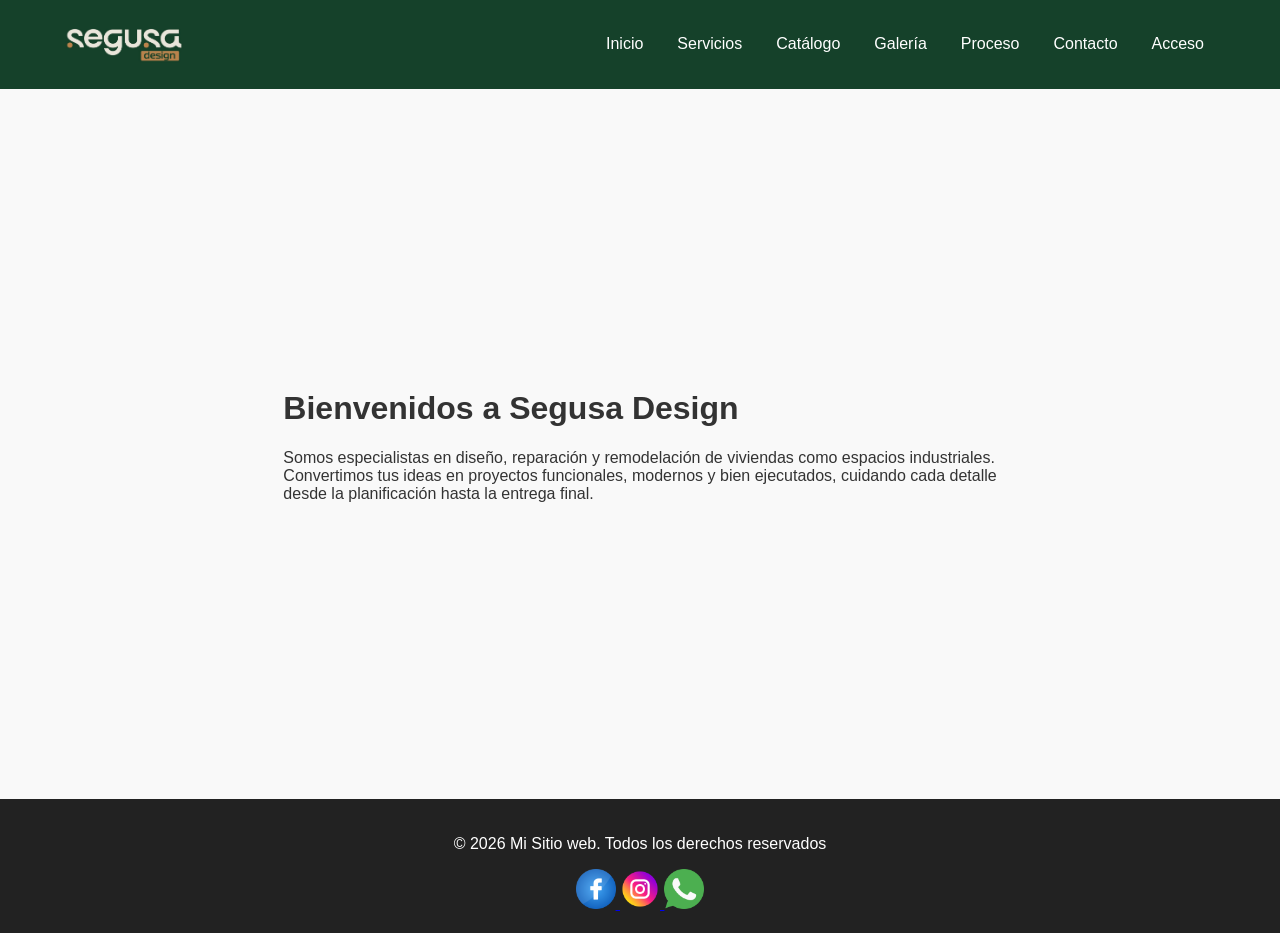
<file: index.html>
<!DOCTYPE html>
<html lang="en">
<head>
    <meta charset="UTF-8">
    <meta name="viewport" content="width=device-width, initial-scale=1.0">
    <title>Segusa Desing</title>
    <link rel="stylesheet" href="Style.css">
    
    
</head>
<body>
    
    <!--Encabezado-->
    <header class="Header">

        <!-- Ponemos nuestro logo-->
        <a href="index.html" class="Logo">
            <img src="LogoRecortado.jpg" alt="Logo Pagina Recorado">
        </a>  

        <!-- Para el Menu-->
         <nav>
            
            <!-- Lista de Navegacion-->

            <ul>
                <li><a href="#">Inicio</a></li>
                <li><a href="servicio.html">Servicios</a></li>
                <li><a href="Catálogo.html">Catálogo</a></li>
                <li><a href="Galería.html">Galería</a></li>
                <li><a href="Proceso.html">Proceso</a></li>
                <li><a href="Contacto.html">Contacto</a></li>
                <li><a href="Acceso.html">Acceso</a></li>

            </ul>

         </nav>       
        
    </header>

    <!--Cuerpo del contemido-->
    <main>
        <div class="Mensaje">
            <H1>Bienvenidos a Segusa Design</H1>
            <p>Somos especialistas en diseño, reparación y remodelación de viviendas como espacios industriales. <br>
               Convertimos tus ideas en proyectos funcionales, modernos y bien ejecutados, cuidando cada detalle <br>
               desde la planificación hasta la entrega final.</p>
        </div>
    </main>

    <!-- Pie de Pagina-->
    <footer class="footer">
        <p>&copy; 2026 Mi Sitio web. Todos los derechos reservados</p>
        <div class="Redes">
            <a href="https://www.facebook.com/people/Segusa-Design/61588133908589/" target="_blank">
                <img src="facebook.png" alt="Facebook">
            </a>
            <a href="https://www.instagram.com/segusadesign" target="_blank">
                <img src="instagram.png" alt="Instagram">
            </a>
            <a href="https://api.whatsapp.com/send?phone=51944001971&token=eyJhbGciOiJFUzI1NiIsInR5cCI6IkpXVCIsImtpZCI6IjEyNSJ9.[base64].LkmnS0OSOVHPpozLP9XWmGOMrR8Yc6rsM_HkShbuQ0bCiXyMrBCmxNxqs4CBCcoG2uileZ8fxTSquzJ_i744fA" target="_blank">
                <img src="whatsapp.png" alt="WhatsApp">
            </a>


        </div>
    </footer>
    
</body>
</html>
</file>
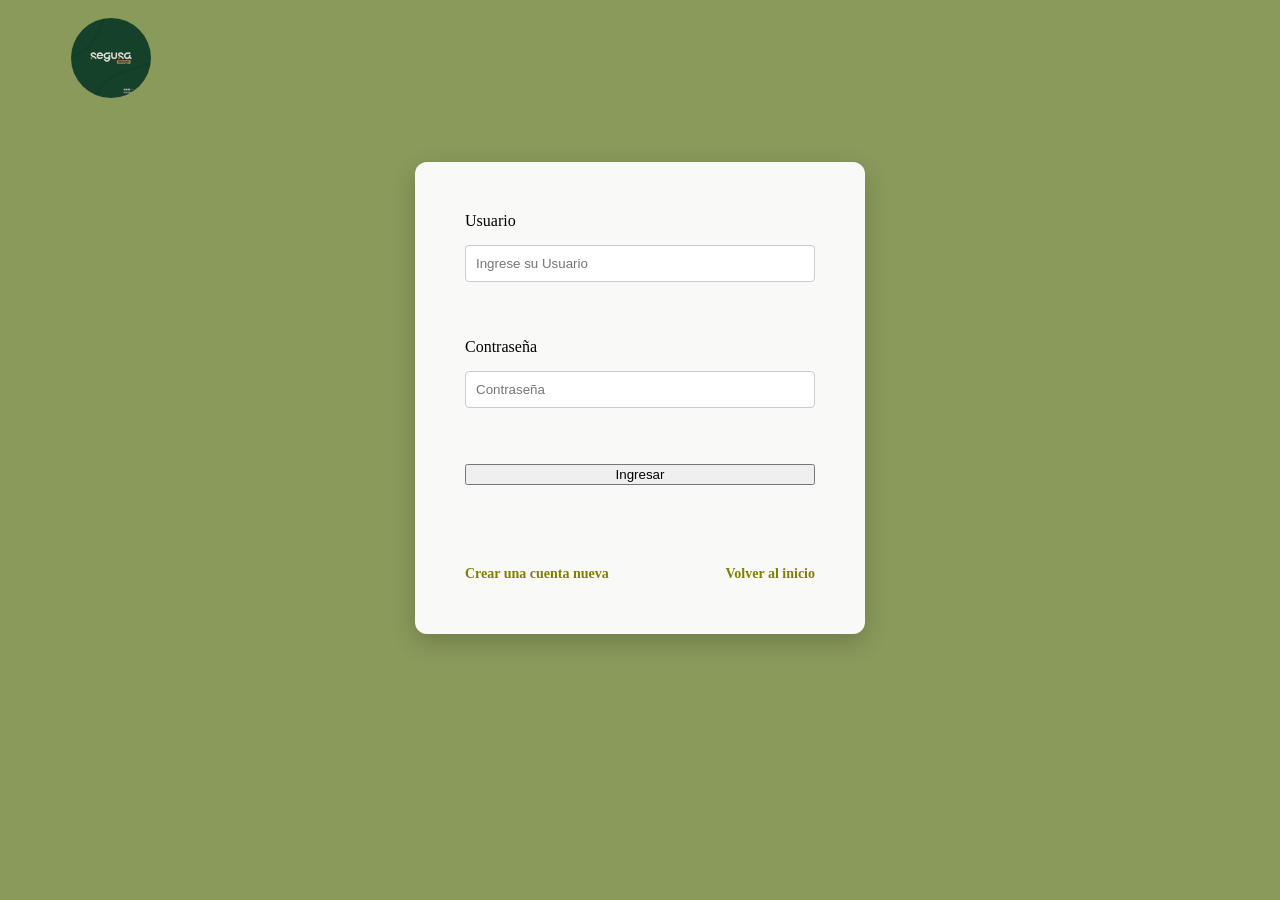
<file: Acceso.html>
<!DOCTYPE html>
<html lang="en">
<head>
    <meta charset="UTF-8">
    <meta name="viewport" content="width=device-width, initial-scale=1.0">
    <title>Accounts</title>
    <link rel="stylesheet" href="Acceso.css">
</head>
<body>
    <header class="HeaderA">
        <a href="index.html" class="Logo">
            <img src="logo.jpg" alt="logo">
        </a>
    </header>

    <!-- Crearemos nuestro formulario-->
     <form method="get">
        <label for="idUsuario">Usuario</label>
        <input type="text" name="Usuario" placeholder="Ingrese su Usuario">
        <br><br>
        
        <label for="idPassword">Contraseña</label>
        <input type="password" name="Contraseña" placeholder="Contraseña">    
        <br><br>

        <button type="submit">
            Ingresar
        </button>

        <br><br>
        <div class="rv">
            <a href="Registrarte.html">Crear una cuenta nueva</a> <br>
            <a href="index.html">Volver al inicio</a>
        </div>
        
     </form>

    
    
</body>
</html>
</file>
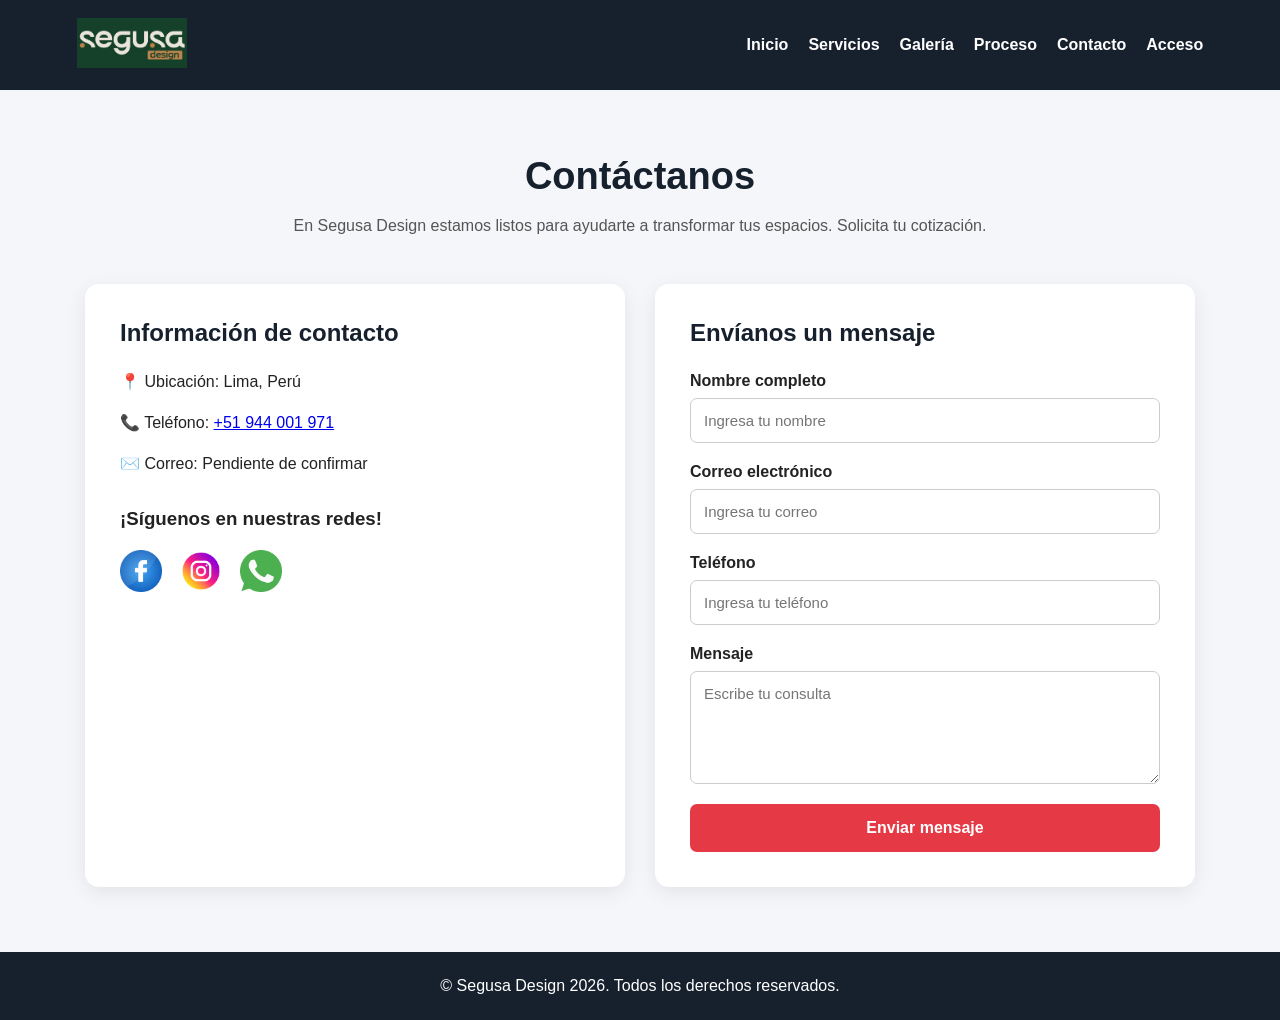
<file: Contacto.html>
<!DOCTYPE html>
<html lang="es">
<head>
    <meta charset="UTF-8">
    <meta name="viewport" content="width=device-width, initial-scale=1.0">
    <title>Contacto - Segusa Design</title>
    <link rel="stylesheet" href="Contacto.css">
</head>
<body>

<header>
    <div class="encabezado">
        <a href="index.html">
            <img src="LogoRecortado.jpg" alt="Segusa Design" class="logo">
        </a>
        <nav>
            <a href="index.html">Inicio</a>
            <a href="servicio.html">Servicios</a>
            <a href="Galería.html">Galería</a>
            <a href="Proceso.html">Proceso</a>
            <a href="Contacto.html">Contacto</a>
            <a href="Acceso.html">Acceso</a>
        </nav>
    </div>
</header>

<main>
    <section class="contacto">
        <h1>Contáctanos</h1>
        <p>En Segusa Design estamos listos para ayudarte a
        transformar tus espacios. Solicita tu cotización.</p>

        <div class="contenedor">
            <div class="informacion">
            <h2>Información de contacto</h2>
<p>📍 Ubicación: Lima, Perú</p>
<p>📞 Teléfono: <a href="tel:+51944001971">+51 944 001 971</a></p>
<p>✉️ Correo: Pendiente de confirmar</p>
                <h3>¡Síguenos en nuestras redes!</h3>
                
<div class="redes">
    <a href="https://www.facebook.com/people/Segusa-Design/61588133908589/" target="_blank">
        <img src="facebook.png" alt="Facebook">
    </a>

    <a href="https://www.instagram.com/segusadesign/" target="_blank">
        <img src="instagram.png" alt="Instagram">
    </a>

    <a href="https://wa.me/51944001971" target="_blank">
        <img src="whatsapp.png" alt="WhatsApp">
    </a>
</div>

            </div>

            <form id="formulario">
                <h2>Envíanos un mensaje</h2>

                <label for="nombre">Nombre completo</label>
                <input type="text" id="nombre"
                       placeholder="Ingresa tu nombre" required>

                <label for="correo">Correo electrónico</label>
                <input type="email" id="correo"
                       placeholder="Ingresa tu correo" required>

                <label for="telefono">Teléfono</label>
                <input type="tel" id="telefono"
                       placeholder="Ingresa tu teléfono" required>

                <label for="mensaje">Mensaje</label>
                <textarea id="mensaje" rows="5"
                    placeholder="Escribe tu consulta" required></textarea>

                <button type="submit">Enviar mensaje</button>
            </form>
        </div>
    </section>
</main>

<footer>
    <p>© Segusa Design 2026. Todos los derechos reservados.</p>
</footer>

<script>
document.getElementById("formulario").addEventListener("submit", function(e) {
    e.preventDefault();

    const nombre = document.getElementById("nombre").value;
    const correo = document.getElementById("correo").value;
    const telefono = document.getElementById("telefono").value;
    const mensaje = document.getElementById("mensaje").value;

    const texto = `Hola, soy ${nombre}.
Correo: ${correo}
Teléfono: ${telefono}
Consulta: ${mensaje}`;

    // Reemplazar con el WhatsApp oficial de la empresa.
    const numero = "51999999999";

    alert("Se abrirá WhatsApp para enviar tu consulta.");
    window.open(
        `https://wa.me/${numero}?text=${encodeURIComponent(texto)}`,
        "_blank"
    );
});
</script>

</body>
</html>
</file>
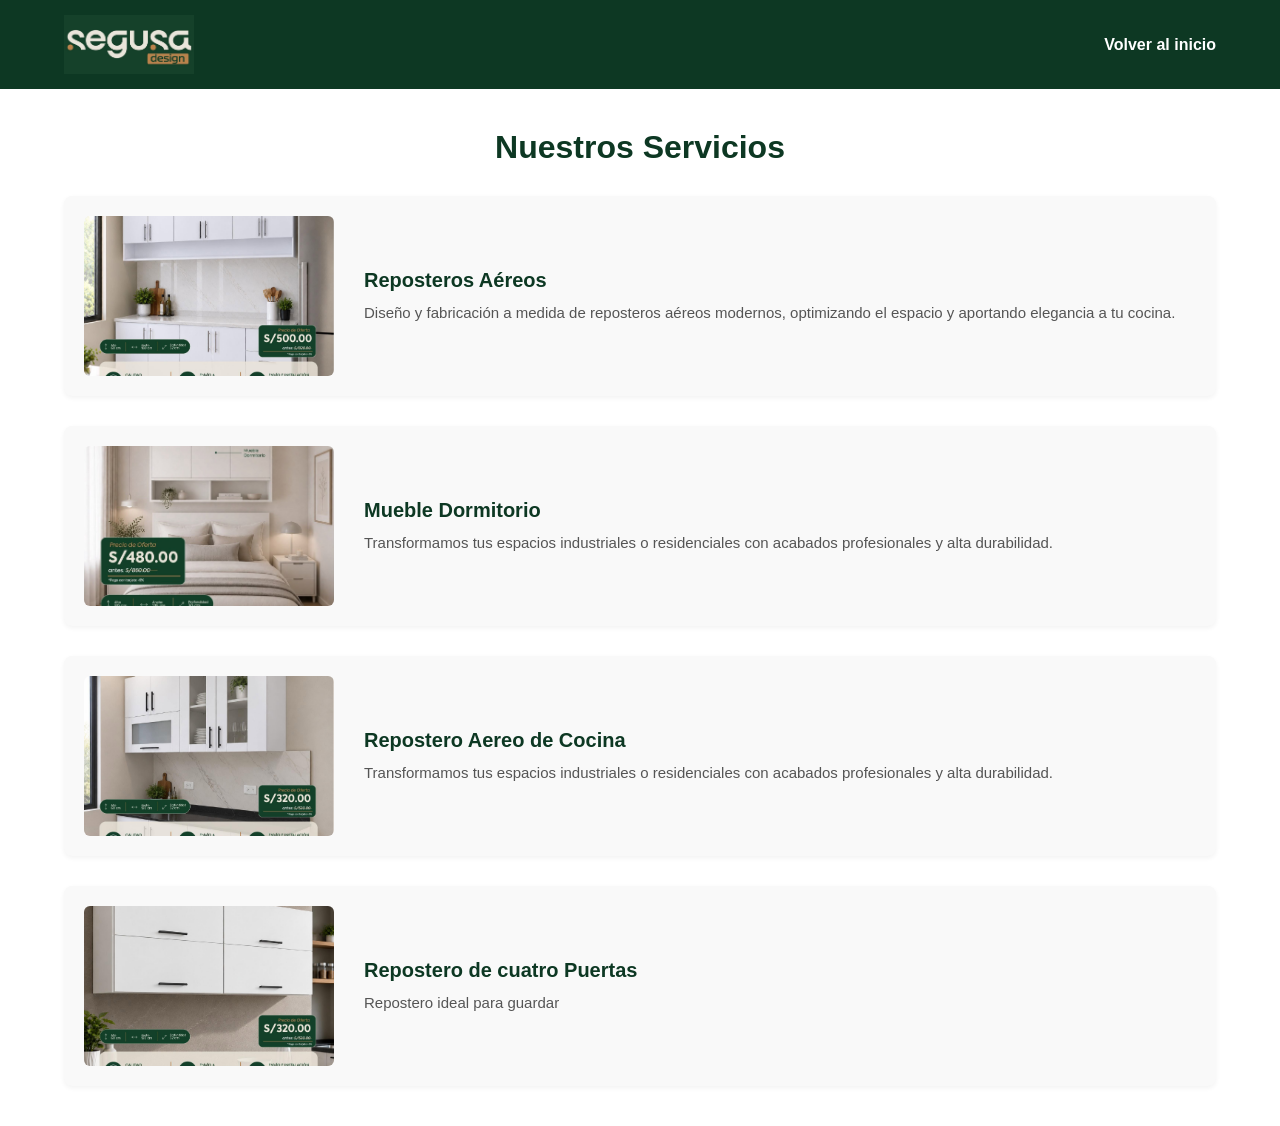
<file: servicio.html>
<!DOCTYPE html>
<html lang="es">
<head>
    <meta charset="UTF-8">
    <meta name="viewport" content="width=device-width, initial-scale=1.0">
    <title>Servicios - Segusa Design</title>
    <link rel="stylesheet" href="servicio.css">
</head>
<body>

    <!-- Encabezado verde -->
    <header class="superior">
        <a href="index.html" class="logo-link">
            <img src="LogoRecortado.jpg" alt="Logo Segusa Design" class="logo-img">
        </a>
        <a href="index.html" class="volver-inicio">Volver al inicio</a>
    </header>

    <!-- Contenido Principal -->
    <main class="contenido">
        <h1>Nuestros Servicios</h1>

        <!-- Contenedor de la lista de servicios (una columna) -->
        <div class="lista-servicios">

            <!-- Fila 1: Imagen a la izquierda, Descripción a la derecha -->
            <div class="item-servicio">
                <img src="repostero_aereo.jpg" alt="Repostero Aéreo" class="img-servicio">
                <div class="texto-servicio">
                    <h2>Reposteros Aéreos</h2>
                    <p>Diseño y fabricación a medida de reposteros aéreos modernos, optimizando el espacio y aportando elegancia a tu cocina.</p>
                </div>
            </div>

            <!-- Fila 2: Puedes duplicar este bloque para añadir más servicios -->
            <div class="item-servicio">
                <img src="mueble_dormitorio.jpg" alt="imagen" class="img-servicio">
                <div class="texto-servicio">
                    <h2>Mueble Dormitorio</h2>
                    <p>Transformamos tus espacios industriales o residenciales con acabados profesionales y alta durabilidad.</p>
                </div>
            </div>
            <!-- Fila 3:-->
            <div class="item-servicio">
                 <img src="repostero_aereo_cocina.jpg" alt="imagen" class="img-servicio">
                <div class="texto-servicio">
                    <h2>Repostero Aereo de Cocina</h2>
                    <p>Transformamos tus espacios industriales o residenciales con acabados profesionales y alta durabilidad.</p>
                </div>

            </div>

            <div class="item-servicio">
                <img src="repostero_cuatro_puertas.jpg" alt="repostero_cuatro_puertas" class="img-servicio">
                <div class="texto-servicio">
                    <h2>Repostero de cuatro Puertas</h2>
                    <p>Repostero ideal para guardar</p>
                </div>
            </div>

        </div>
    </main>

</body>
</html>
</file>
<file: Style.css>
body{
    /*background-color: beige;
    color: black;*/
    margin: 0;
    padding: 0;
    font-family: 'Segoe UI', Tahoma, sans-serif; 
    background-color: #f9f9f9; 
    color: #333333; 
}

/* Estilos para el header*/
.Header{
    display: flex;
    align-items: center;
    justify-content: space-between;
    padding: 15px 5%;
    background-color: #15412a; /*Color aproximado al verde del logo*/
    color: white;
}
.Logo img{
    width: 120px;
    height: auto;
    border-radius: 5px;
    object-fit: contain;
    transition: transform 0.3s ease;
}

.Logo img:hover{
    transform: scale(1.1);
}

.Header nav ul{
    display: flex;
    width: 100%;
    flex-direction: row;
    list-style: none;
    gap: 10px;  
    margin: 0;
    padding: 0;
}

.Header nav ul li a{ /* Estilos para la lista y cada boton de esta */
    text-decoration: none;
    color: white;
    font-weight: 500;
    padding: 8px 12px;
    border-radius: 4px;
    transition: background-color 0.3 ease;
}

/*Hover para cada boton de la lista*/
.Header nav ul li a:hover{ 
    background-color: rgba(255, 255, 255, 0.2);
}

.Header a{
    text-decoration: none;
    color: black;
}

/* Estilos para el main*/
main{
    display: flex;
    justify-content: center; 
    align-items: center;    
    min-height: 70vh;        
    padding: 40px 20px; 
}

.Memsaje {
    font-size: 1rem;
    max-width: 800px;       
    text-align: center;     
    background-color: #ffffff; 
    padding: 20px;           
    border-radius: 10px;     
    box-shadow: 0 4px 15px rgba(0, 0, 0, 0.05);  
}

/* El título principal (H1) */
.Memsaje h1 {
    color: #1a1a1a;          
    font-size: 1.8rem;       
    margin-bottom: 20px;     
}

/* El párrafo */
.Memsaje p {
    font-size: 1rem;      
    line-height: 1.5;        
    color: #555555;          
    margin: 0;
}


/*Estilos pie de pagina*/
footer{
    background-color: #222;
    color: white;
    text-align: center;
    padding: 20px;
    font-family: sans-serif;
}

.Redes{
    margin-top: 15px;
    font-display: flex;
    justify-content: center;
    gap: 10px; /*deja un espacion entre los iconos*/
    flex-direction: column;
}
.Redes img{
    width: 40px;
    height: 40px;
}
</file>
<file: Acceso.css>
body{
    background-color:#8A9A5B;
    color: black;
}
.HeaderA{
    display: flex;
    justify-content: space-between;
    align-items: center;
    padding: 10px 5%;
    /*background-color:#808000 ; */
}

.Logo img{
    width: 80px;
    height: 80px;
    border-radius: 50%;
    object-fit: cover; /*evita que estire la img*/
}

/*Damos estilos al nuestro formulario*/
form{
    background-color: rgb(255, 255, 255, 0.95);
    margin: 50px auto;
    padding: 50px;
    border-radius: 12px;
    box-shadow: 0 8px 24px rgba(0, 0, 0, 0.2);
    width: 100%;
    max-width: 450px; 
    box-sizing: border-box;
    display: grid; /*le da un toque mas condigurado*/
    /*grid-template-columns: 120px 1fr; */
    gap: 10px; 
    align-items: center;
    
    
}

input[type="text"], input[type="password"]{
    width: 100%;
    padding: 10px;
    margin-top: 5px;
    border: 1px solid #ccc;
    border-radius: 4px;
    box-sizing: border-box;
}
input:focus{
    border-color: red;
    outline: none;

}

body > a {
    color: white; /* Blancos para que resalten sobre el fondo verde oliva */
    text-decoration: none;
    font-size: 15px;
    display: inline-block;
    margin-top: 10px;
}

body > a:hover {
    text-decoration: underline; /* Se subraya al pasar el mouse */
}

/*veri*/
.rv{
    display: flex;
    justify-content: space-between; /* Uno a la izquierda y otro a la derecha */
    margin-top: 25px;               /* Los separa un poco del botón */
}

.rv a {
    color: #808000;
    text-decoration: none;
    font-size: 14px;
    font-weight: bold;
    
}

.rv a:hover {
    text-decoration: underline; /* Se subraya al pasar el cursor */
}
</file>
<file: Contacto.css>
/* DISEÑO GENERAL */
* {
    margin: 0;
    padding: 0;
    box-sizing: border-box;
}

body {
    font-family: Arial, sans-serif;
    background-color: #f4f6f9;
    color: #222;
}

/* ENCABEZADO Y MENÚ */
header {
    background-color: #17212e;
    padding: 18px 6%;
}

.encabezado {
    display: flex;
    justify-content: space-between;
    align-items: center;
    gap: 20px;
}

.logo {
    width: 110px;
    height: auto;
}

nav {
    display: flex;
    flex-wrap: wrap;
    gap: 20px;
}

nav a {
    color: white;
    text-decoration: none;
    font-weight: bold;
    transition: 0.3s;
}

nav a:hover {
    color: #e63946;
}

/* SECCIÓN DE CONTACTO */
.contacto {
    max-width: 1150px;
    margin: auto;
    padding: 65px 20px;
}

.contacto h1 {
    font-size: 38px;
    text-align: center;
    color: #17212e;
    margin-bottom: 15px;
}

.contacto > p {
    text-align: center;
    margin-bottom: 45px;
    color: #555;
    line-height: 1.6;
}

/* CONTENEDOR PRINCIPAL */
.contenedor {
    display: grid;
    grid-template-columns: 1fr 1fr;
    gap: 30px;
}

/* INFORMACIÓN DE LA EMPRESA */
.informacion {
    background: white;
    padding: 35px;
    border-radius: 14px;
    box-shadow: 0 5px 20px rgba(0,0,0,0.08);
}

.informacion h2 {
    color: #17212e;
    margin-bottom: 25px;
}

.informacion p {
    margin-bottom: 22px;
    font-size: 16px;
}

.informacion h3 {
    margin-top: 35px;
    margin-bottom: 20px;
}

/* REDES SOCIALES */
.redes {
    display: flex;
    gap: 18px;
}

.redes img {
    width: 42px;
    height: 42px;
    object-fit: contain;
    transition: transform 0.3s;
}

.redes img:hover {
    transform: scale(1.15);
}

/* FORMULARIO */
form {
    background: white;
    padding: 35px;
    border-radius: 14px;
    box-shadow: 0 5px 20px rgba(0,0,0,0.08);
    display: flex;
    flex-direction: column;
}

form h2 {
    color: #17212e;
    margin-bottom: 25px;
}

label {
    font-weight: bold;
    margin-bottom: 8px;
}

input, textarea {
    width: 100%;
    padding: 13px;
    margin-bottom: 20px;
    border: 1px solid #ccc;
    border-radius: 7px;
    font-family: Arial, sans-serif;
    font-size: 15px;
}

input:focus, textarea:focus {
    outline: 2px solid #e63946;
    border-color: transparent;
}

textarea {
    resize: vertical;
}

/* BOTÓN ENVIAR */
button {
    background-color: #e63946;
    color: white;
    padding: 15px;
    border: none;
    border-radius: 7px;
    font-size: 16px;
    font-weight: bold;
    cursor: pointer;
    transition: 0.3s;
}

button:hover {
    background-color: #bc2532;
    transform: translateY(-2px);
}

/* PIE DE PÁGINA */
footer {
    background-color: #17212e;
    color: white;
    text-align: center;
    padding: 25px;
}

/* DISEÑO PARA CELULARES */
@media (max-width: 768px) {
    .encabezado {
        flex-direction: column;
    }

    nav {
        justify-content: center;
        gap: 12px;
    }

    .contenedor {
        grid-template-columns: 1fr;
    }

    .contacto h1 {
        font-size: 30px;
    }

    .informacion, form {
        padding: 25px;
    }
}
</file>
<file: servicio.css>
/* Quita márgenes por defecto */
* {
    margin: 0;
    padding: 0;
    box-sizing: border-box;
    font-family: Arial, sans-serif;
}

/* Barra superior verde */
.superior {
    display: flex;
    align-items: center;
    justify-content: space-between;
    padding: 15px 5%;
    background-color: #0d3823;
    width: 100%;
}

.logo-img {
    width: 130px;
    height: auto;
    display: block;
}

.volver-inicio {
    color: #ffffff !important;
    text-decoration: none;
    font-weight: bold;
    font-size: 16px;
}

.volver-inicio:hover {
    color: #a3d9b1 !important;
}

/* Estilos de la sección principal */
.contenido {
    padding: 40px 5%;
}

.contenido h1 {
    margin-bottom: 30px;
    color: #0d3823;
    text-align: center;
}

/* Columna única contenedora de los elementos */
.lista-servicios {
    display: flex;
    flex-direction: column; /* Coloca cada servicio uno debajo del otro en columna */
    gap: 30px; /* Espacio entre cada servicio */
}

/* Fila individual: Pone la imagen a la izquierda y el texto a la derecha */
.item-servicio {
    display: flex;
    align-items: center; /* Centra verticalmente el texto respecto a la imagen */
    gap: 30px; /* Separación entre la imagen y la descripción */
    background-color: #f9f9f9;
    padding: 20px;
    border-radius: 8px;
    box-shadow: 0 2px 5px rgba(0,0,0,0.05);
}

.img-servicio:hover{
    transform: scale(1.1);
    box-shadow: 0 8px 15px rgba(0, 0, 0, 0.2);
    
}

/* Tamaño fijo o controlado para la imagen */
.img-servicio {
    width: 250px; /* Ancho fijo para mantener uniformidad */
    height: 160px; /* Alto fijo */
    object-fit: cover; /* Evita que la imagen se deforme */
    border-radius: 6px;
    transition: transform 0.3s ease, box-shadow 0.3s ease;
}

/* Estilos para el bloque de texto de la derecha */
.texto-servicio h2 {
    color: #0d3823;
    margin-bottom: 10px;
    font-size: 20px;
}

.texto-servicio p {
    color: #555;
    font-size: 15px;
    line-height: 1.5;
}
</file>
